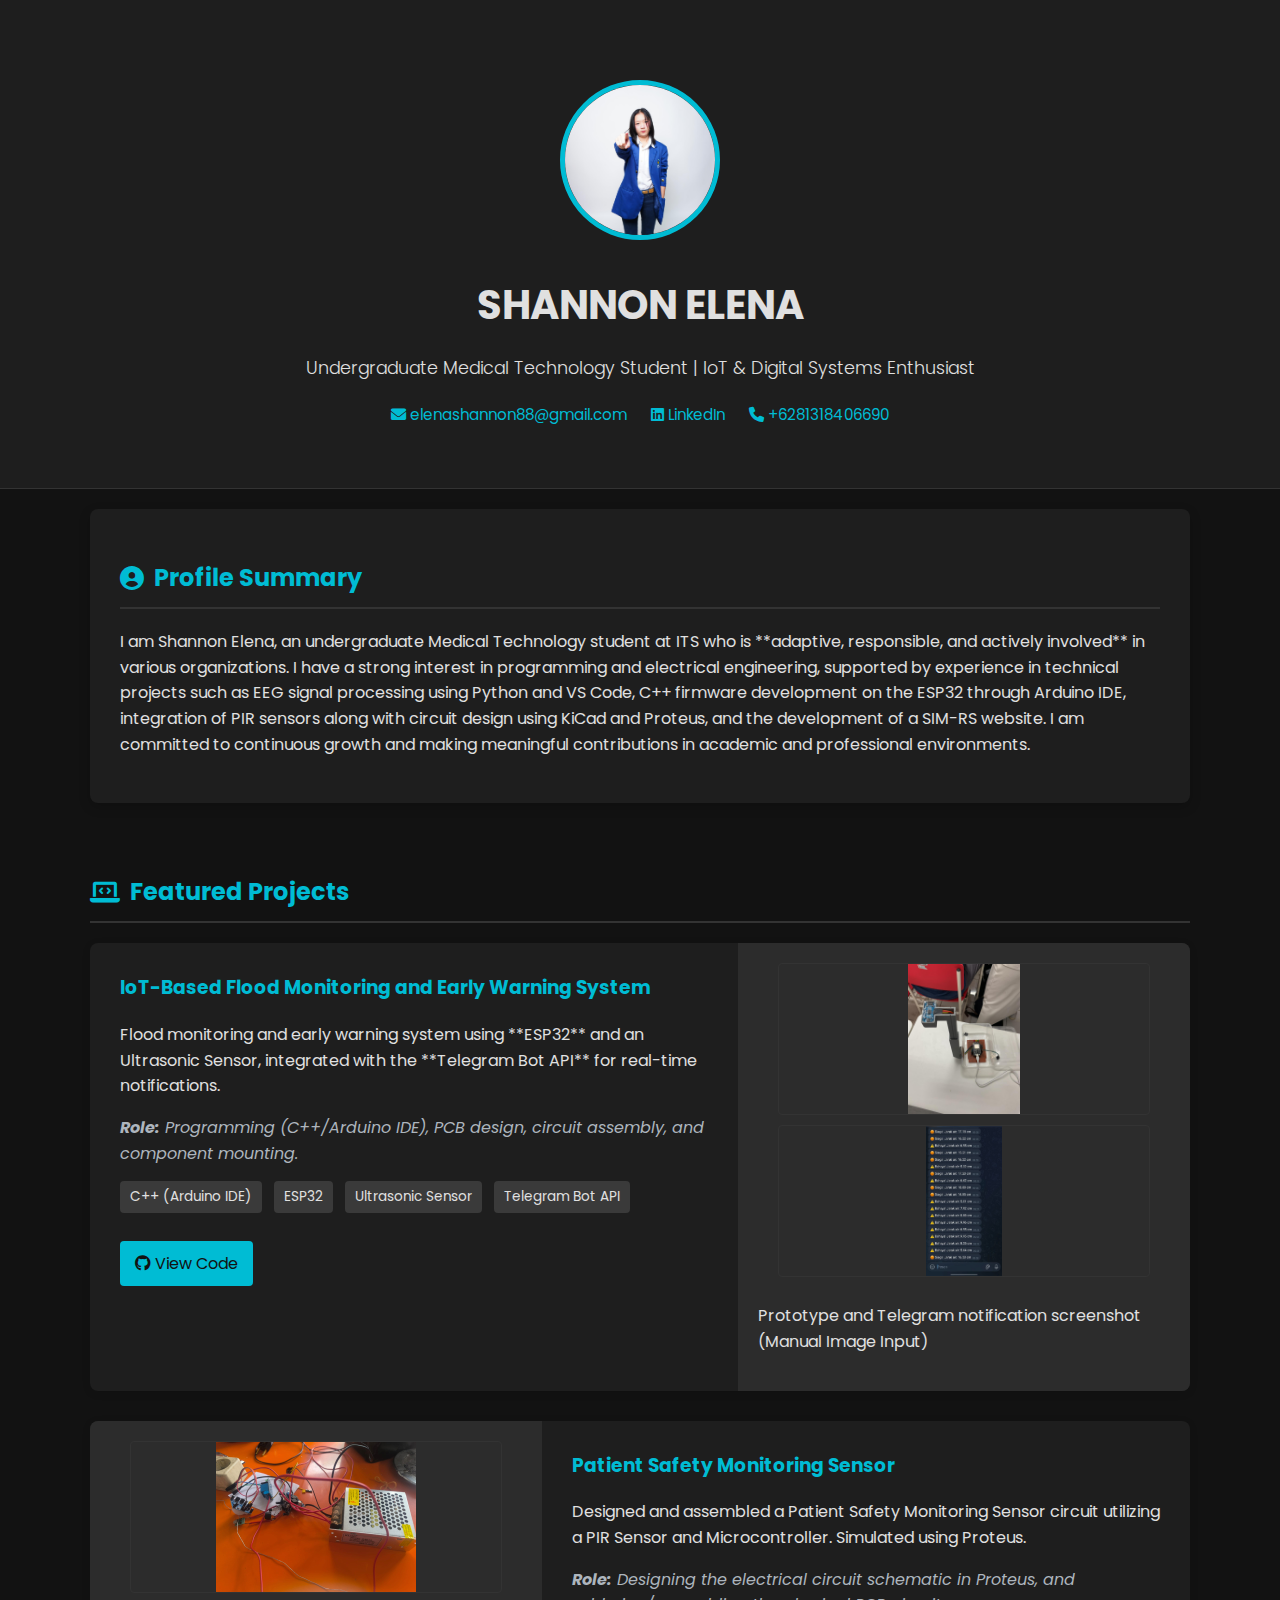
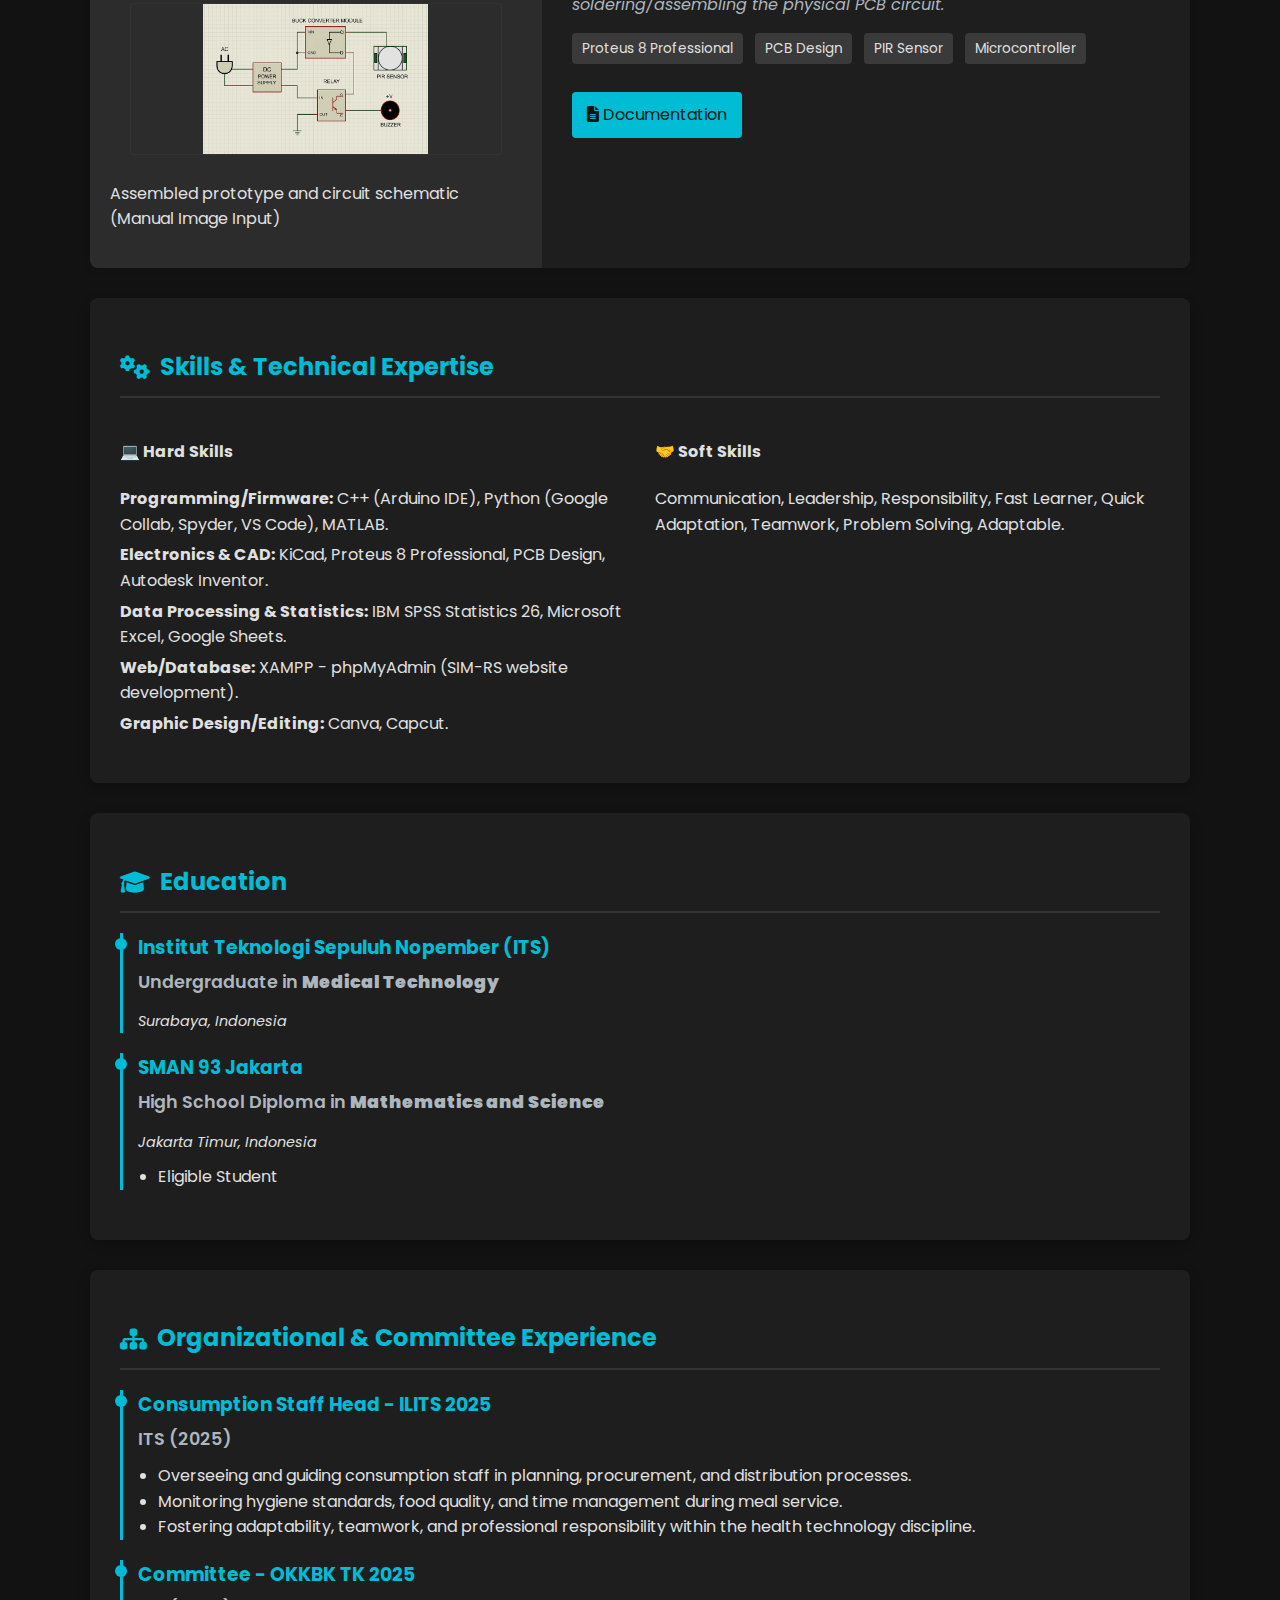
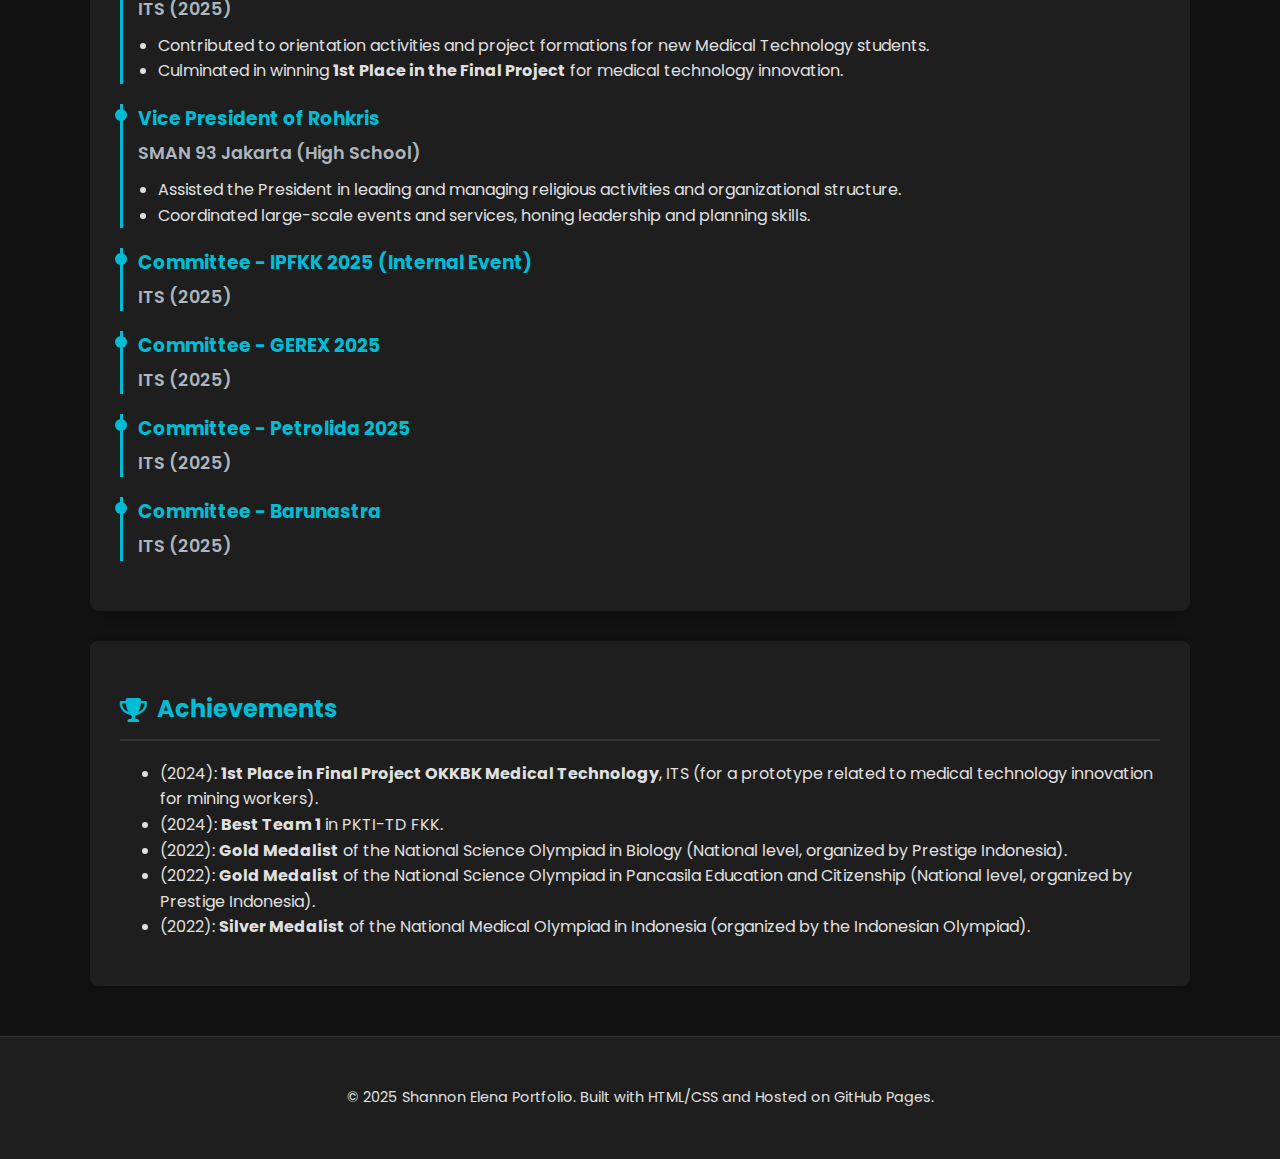
<file: index.html>
<!DOCTYPE html>
<html lang="en">
<head>
    <meta charset="UTF-8">
    <meta name="viewport" content="width=device-width, initial-scale=1.0">
    <title>Shannon Elena - Technical Portfolio</title>
    <link rel="stylesheet" href="style.css">
    <link href="https://fonts.googleapis.com/css2?family=Poppins:wght@300;400;600;700&display=swap" rel="stylesheet">
    <link rel="stylesheet" href="https://cdnjs.cloudflare.com/ajax/libs/font-awesome/6.0.0-beta3/css/all.min.css">
    <link rel="icon" type="image/x-icon" href="./Asset/Profile Picture.jpg">
</head>
<body>

    <header class="hero">
        <div class="container">
            <div class="hero-content">
                <img src="./Asset/Profile Picture.jpg" alt="Profile Picture of Shannon Elena" class="profile-photo">
                <h1>SHANNON ELENA</h1>
                <p class="subtitle">Undergraduate Medical Technology Student | IoT & Digital Systems Enthusiast</p>
                
                <div class="contact-info">
                    <a href="mailto:elenashannon88@gmail.com"><i class="fas fa-envelope"></i> elenashannon88@gmail.com</a>
                    <a href="https://www.linkedin.com/in/shannon-elena-b429b4326" target="_blank"><i class="fab fa-linkedin"></i> LinkedIn</a>
                    <a href="tel:+6281318406690"><i class="fas fa-phone"></i> +6281318406690</a>
                </div>
                
                </div>
        </div>
    </header>

    <main class="container">

        <section id="about" class="card">
            <h2><i class="fas fa-user-circle"></i> Profile Summary</h2>
            <p>I am Shannon Elena, an undergraduate Medical Technology student at ITS who is **adaptive, responsible, and actively involved** in various organizations. I have a strong interest in programming and electrical engineering, supported by experience in technical projects such as EEG signal processing using Python and VS Code, C++ firmware development on the ESP32 through Arduino IDE, integration of PIR sensors along with circuit design using KiCad and Proteus, and the development of a SIM-RS website. I am committed to continuous growth and making meaningful contributions in academic and professional environments.</p>
        </section>
        
        <section id="projects">
            <h2><i class="fas fa-laptop-code"></i> Featured Projects</h2>

            <div class="project-card">
                <div class="project-details">
                    <h3>IoT-Based Flood Monitoring and Early Warning System</h3>
                    <p>Flood monitoring and early warning system using **ESP32** and an Ultrasonic Sensor, integrated with the **Telegram Bot API** for real-time notifications.</p>
                    <p class="project-role">
                        <strong>Role:</strong> Programming (C++/Arduino IDE), PCB design, circuit assembly, and component mounting.
                    </p>
                    <div class="tech-stack">
                        <span class="tech-item">C++ (Arduino IDE)</span>
                        <span class="tech-item">ESP32</span>
                        <span class="tech-item">Ultrasonic Sensor</span>
                        <span class="tech-item">Telegram Bot API</span>
                    </div>
                    <div class="project-links">
                        <a href="https://github.com/shannonelena/Code" target="_blank" class="btn"><i class="fab fa-github"></i> View Code</a>
                    </div>
                </div>
                <div class="project-media">
                    <img src="./Asset/IoT Flood Monitoring System_1.jpeg" alt="Prototype of the IoT Flood Monitoring System">
                    <img src="./Asset/Telegram Notification.jpeg" alt="Screenshot of Telegram Notification system">
                    <p class="image-caption">Prototype and Telegram notification screenshot (Manual Image Input)</p>
                </div>
            </div>

            <div class="project-card reversed">
                <div class="project-details">
                    <h3>Patient Safety Monitoring Sensor</h3>
                    <p>Designed and assembled a Patient Safety Monitoring Sensor circuit utilizing a PIR Sensor and Microcontroller. Simulated using Proteus.</p>
                    <p class="project-role">
                        <strong>Role:</strong> Designing the electrical circuit schematic in Proteus, and soldering/assembling the physical PCB circuit.
                    </p>
                    <div class="tech-stack">
                        <span class="tech-item">Proteus 8 Professional</span>
                        <span class="tech-item">PCB Design</span>
                        <span class="tech-item">PIR Sensor</span>
                        <span class="tech-item">Microcontroller</span>
                    </div>
                    <div class="project-links">
                        <a href="https://github.com/shannonelena/shannon-elena-portfolio" target="_blank" class="btn"><i class="fas fa-file-alt"></i> Documentation</a>
                    </div>
                </div>
                <div class="project-media">
                    <img src="./Asset/Patient Safety Monitoring Sensor_1.jpeg" alt="Assembled Patient Safety Monitoring Sensor prototype">
                    <img src="./Asset/PIR System Circuit.jpeg" alt="Circuit schematic design of the PIR system">
                    <p class="image-caption">Assembled prototype and circuit schematic (Manual Image Input)</p>
                </div>
            </div>

        </section>

        <section id="skills" class="card">
            <h2><i class="fas fa-cogs"></i> Skills & Technical Expertise</h2>
            <div class="skills-grid">
                <div>
                    <h4>💻 Hard Skills</h4>
                    <ul class="list-skills">
                        <li><strong>Programming/Firmware:</strong> C++ (Arduino IDE), Python (Google Collab, Spyder, VS Code), MATLAB.</li>
                        <li><strong>Electronics & CAD:</strong> KiCad, Proteus 8 Professional, PCB Design, Autodesk Inventor.</li>
                        <li><strong>Data Processing & Statistics:</strong> IBM SPSS Statistics 26, Microsoft Excel, Google Sheets.</li>
                        <li><strong>Web/Database:</strong> XAMPP - phpMyAdmin (SIM-RS website development).</li>
                        <li><strong>Graphic Design/Editing:</strong> Canva, Capcut.</li>
                    </ul>
                </div>
                <div>
                    <h4>🤝 Soft Skills</h4>
                    <ul class="list-skills">
                        <li>Communication, Leadership, Responsibility, Fast Learner, Quick Adaptation, Teamwork, Problem Solving, Adaptable.</li>
                    </ul>
                </div>
            </div>
        </section>
        
        <section id="education" class="card">
            <h2><i class="fas fa-graduation-cap"></i> Education</h2>
            
            <div class="timeline-item">
                <h3 class="title">Institut Teknologi Sepuluh Nopember (ITS)</h3>
                <p class="subtitle">Undergraduate in <strong>Medical Technology</strong></p>
                <p class="location">Surabaya, Indonesia</p>
            </div>

            <div class="timeline-item">
                <h3 class="title">SMAN 93 Jakarta</h3>
                <p class="subtitle">High School Diploma in <strong>Mathematics and Science</strong></p>
                <p class="location">Jakarta Timur, Indonesia</p>
                <ul>
                    <li>Eligible Student</li>
                </ul>
            </div>
        </section>

        <section id="organization" class="card">
            <h2><i class="fas fa-sitemap"></i> Organizational & Committee Experience</h2>
            
            <div class="timeline-item">
                <h3 class="title">Consumption Staff Head - ILITS 2025</h3>
                <p class="subtitle">ITS (2025)</p>
                <ul>
                    <li>Overseeing and guiding consumption staff in planning, procurement, and distribution processes.</li>
                    <li>Monitoring hygiene standards, food quality, and time management during meal service.</li>
                    <li>Fostering adaptability, teamwork, and professional responsibility within the health technology discipline.</li>
                </ul>
            </div>
            
            <div class="timeline-item">
                <h3 class="title">Committee - OKKBK TK 2025</h3>
                <p class="subtitle">ITS (2025)</p>
                <ul>
                    <li>Contributed to orientation activities and project formations for new Medical Technology students.</li>
                    <li>Culminated in winning <strong>1st Place in the Final Project</strong> for medical technology innovation.</li>
                </ul>
            </div>

            <div class="timeline-item">
                <h3 class="title">Vice President of Rohkris</h3>
                <p class="subtitle">SMAN 93 Jakarta (High School)</p>
                <ul>
                    <li>Assisted the President in leading and managing religious activities and organizational structure.</li>
                    <li>Coordinated large-scale events and services, honing leadership and planning skills.</li>
                </ul>
            </div>
            
            <div class="timeline-item">
                <h3 class="title">Committee - IPFKK 2025 (Internal Event)</h3>
                <p class="subtitle">ITS (2025)</p>
            </div>
            
            <div class="timeline-item">
                <h3 class="title">Committee - GEREX 2025</h3>
                <p class="subtitle">ITS (2025)</p>
            </div>
            
            <div class="timeline-item">
                <h3 class="title">Committee - Petrolida 2025</h3>
                <p class="subtitle">ITS (2025)</p>
            </div>

            <div class="timeline-item">
                <h3 class="title">Committee - Barunastra</h3>
                <p class="subtitle">ITS (2025)</p>
            </div>
        </section>

        <section id="achievements" class="card">
            <h2><i class="fas fa-trophy"></i> Achievements</h2>
            <div class="bullet-list">
                <ul>
                    <li>(2024): <strong>1st Place in Final Project OKKBK Medical Technology</strong>, ITS (for a prototype related to medical technology innovation for mining workers).</li>
                    <li>(2024): <strong>Best Team 1</strong> in PKTI-TD FKK.</li>
                    <li>(2022): <strong>Gold Medalist</strong> of the National Science Olympiad in Biology (National level, organized by Prestige Indonesia).</li>
                    <li>(2022): <strong>Gold Medalist</strong> of the National Science Olympiad in Pancasila Education and Citizenship (National level, organized by Prestige Indonesia).</li>
                    <li>(2022): <strong>Silver Medalist</strong> of the National Medical Olympiad in Indonesia (organized by the Indonesian Olympiad).</li>
                </ul>
            </div>
        </section>
    </main>

    <footer>
        <div class="container">
            <p>&copy; 2025 Shannon Elena Portfolio. Built with HTML/CSS and Hosted on GitHub Pages.</p>
        </div>
    </footer>
    
</body>
</html>
</file>
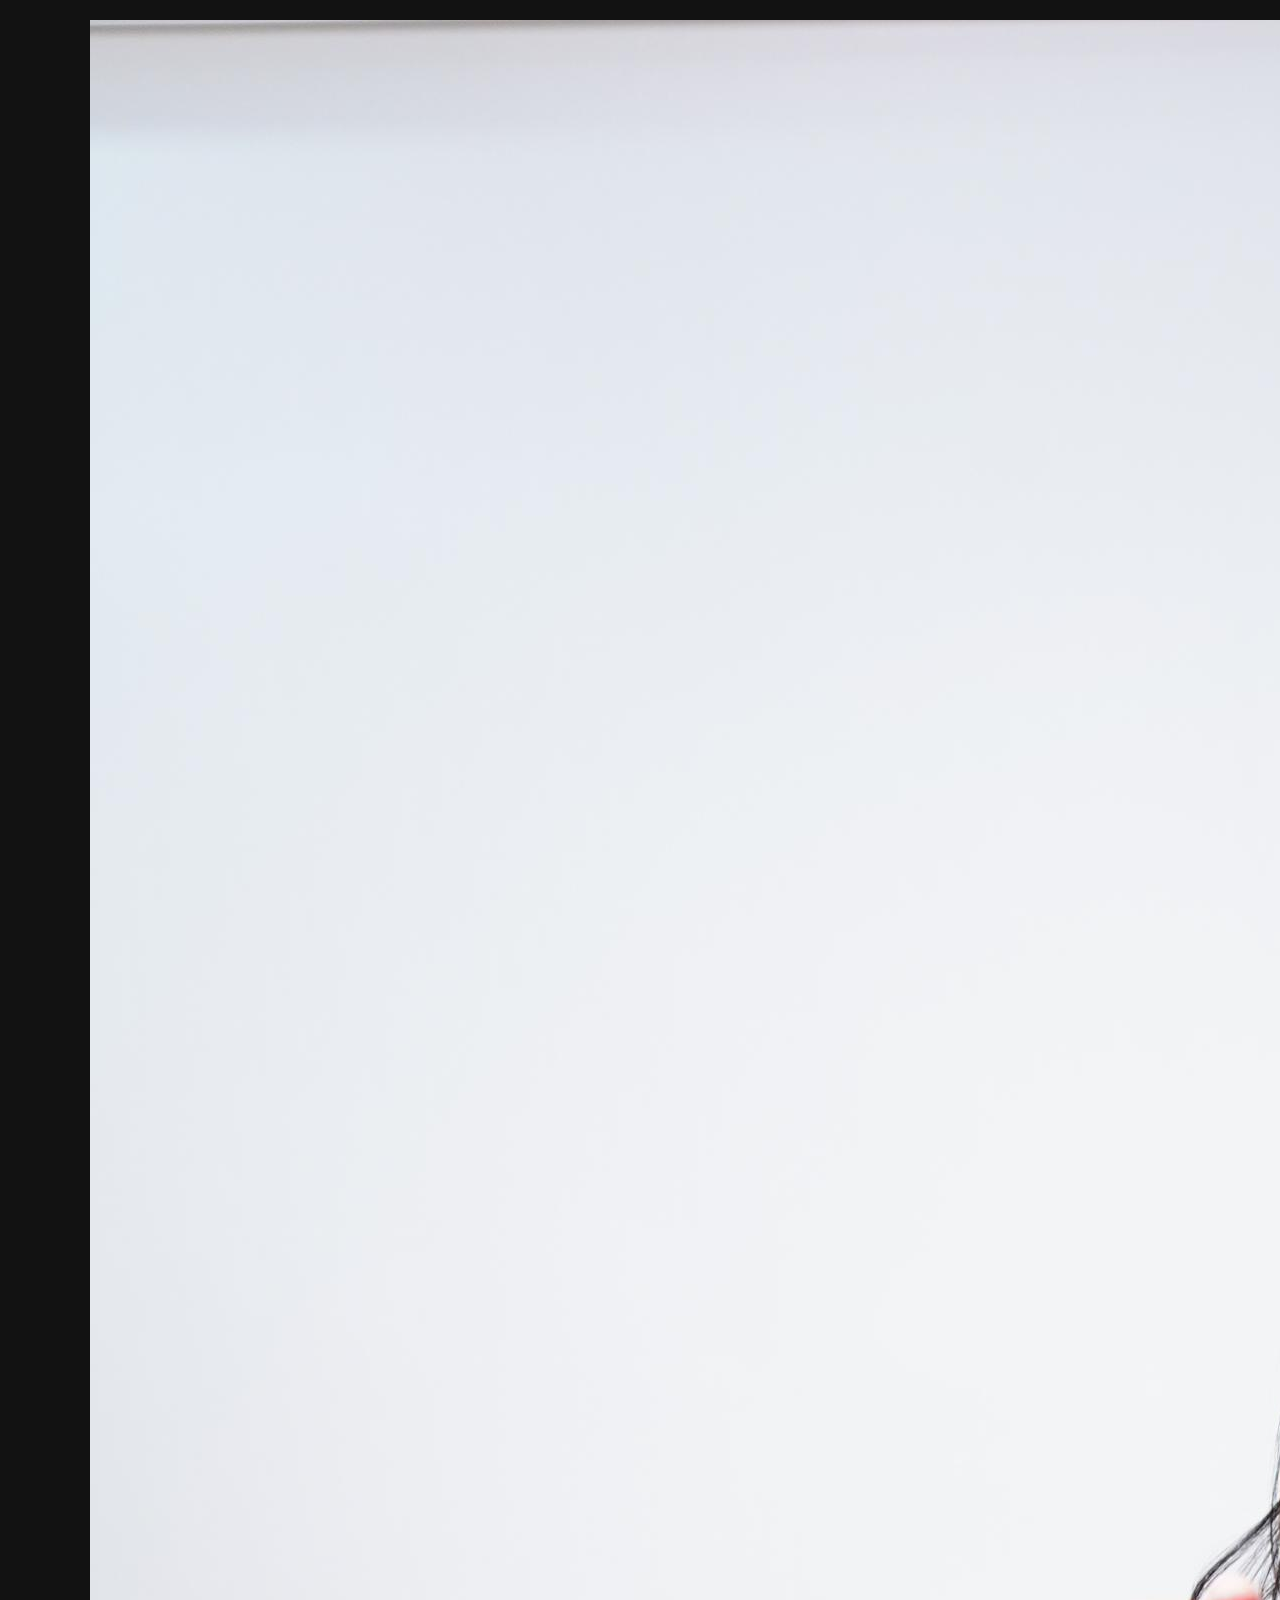
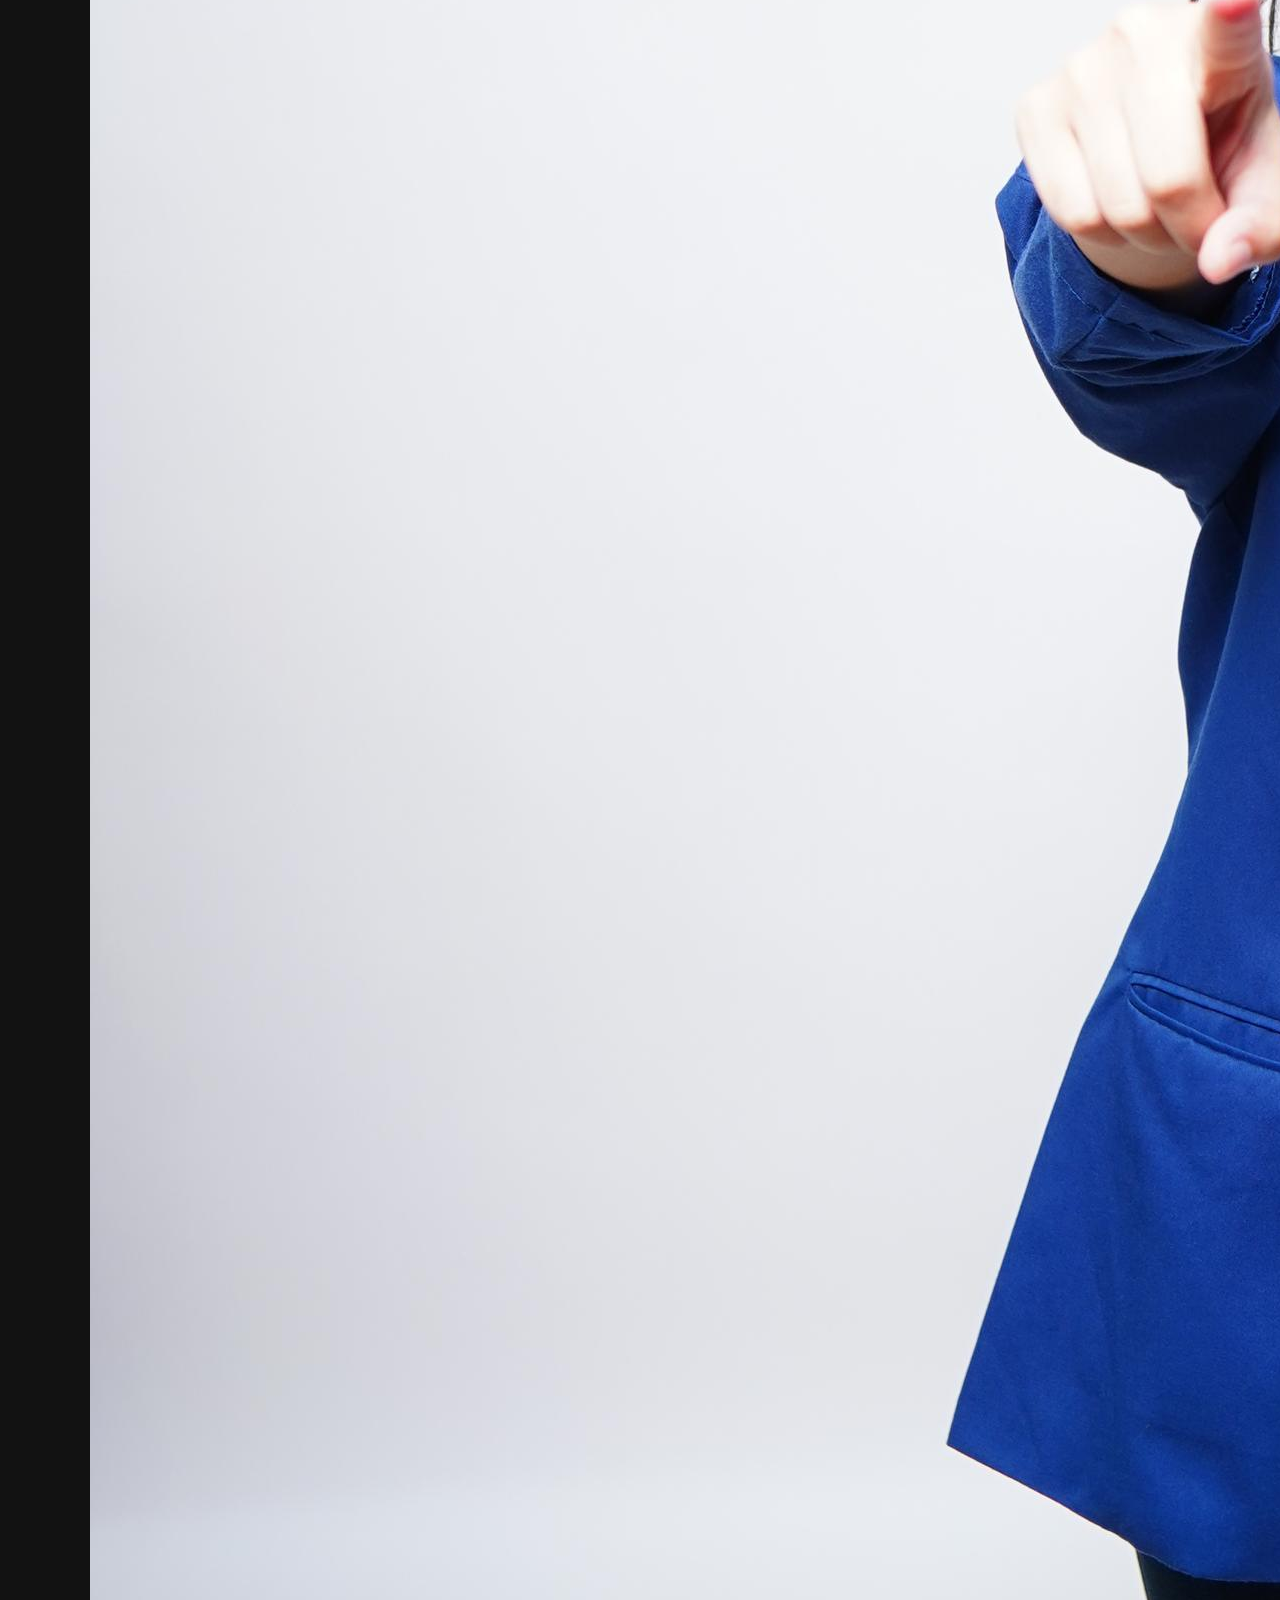
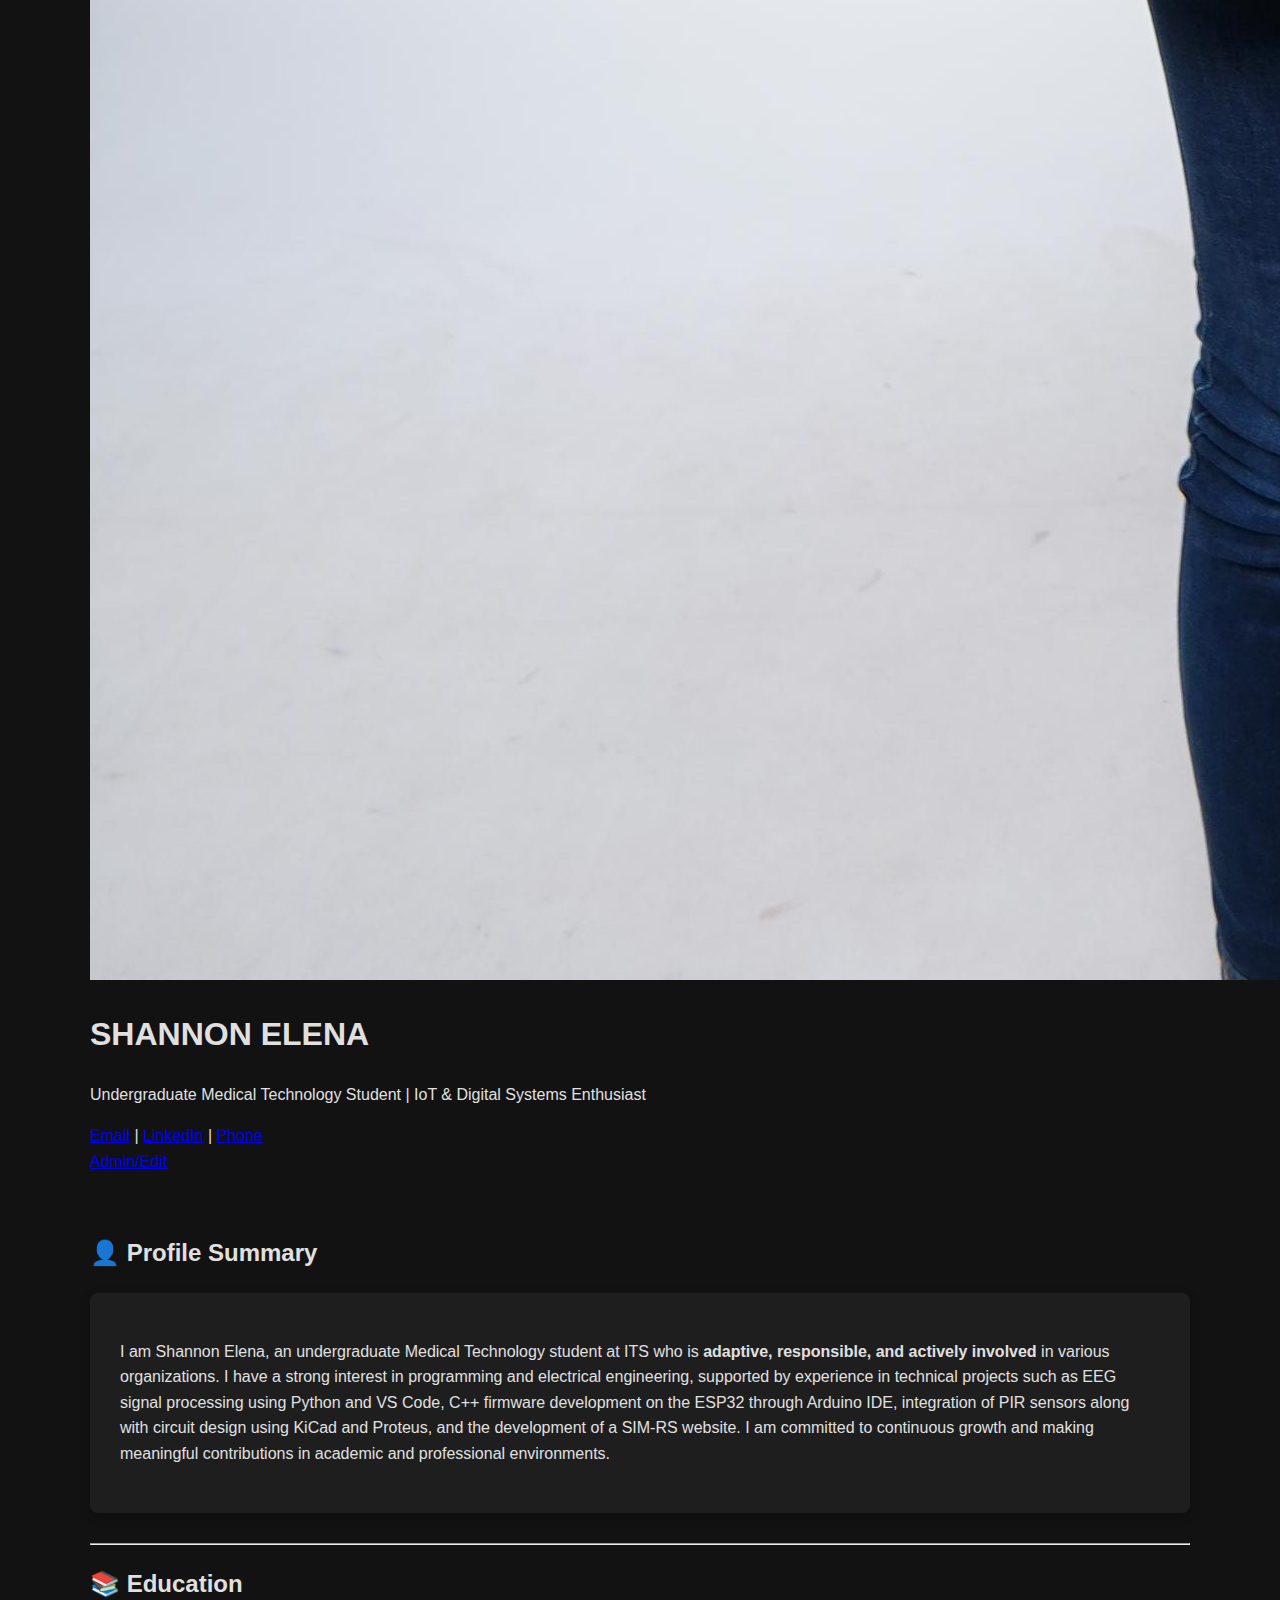
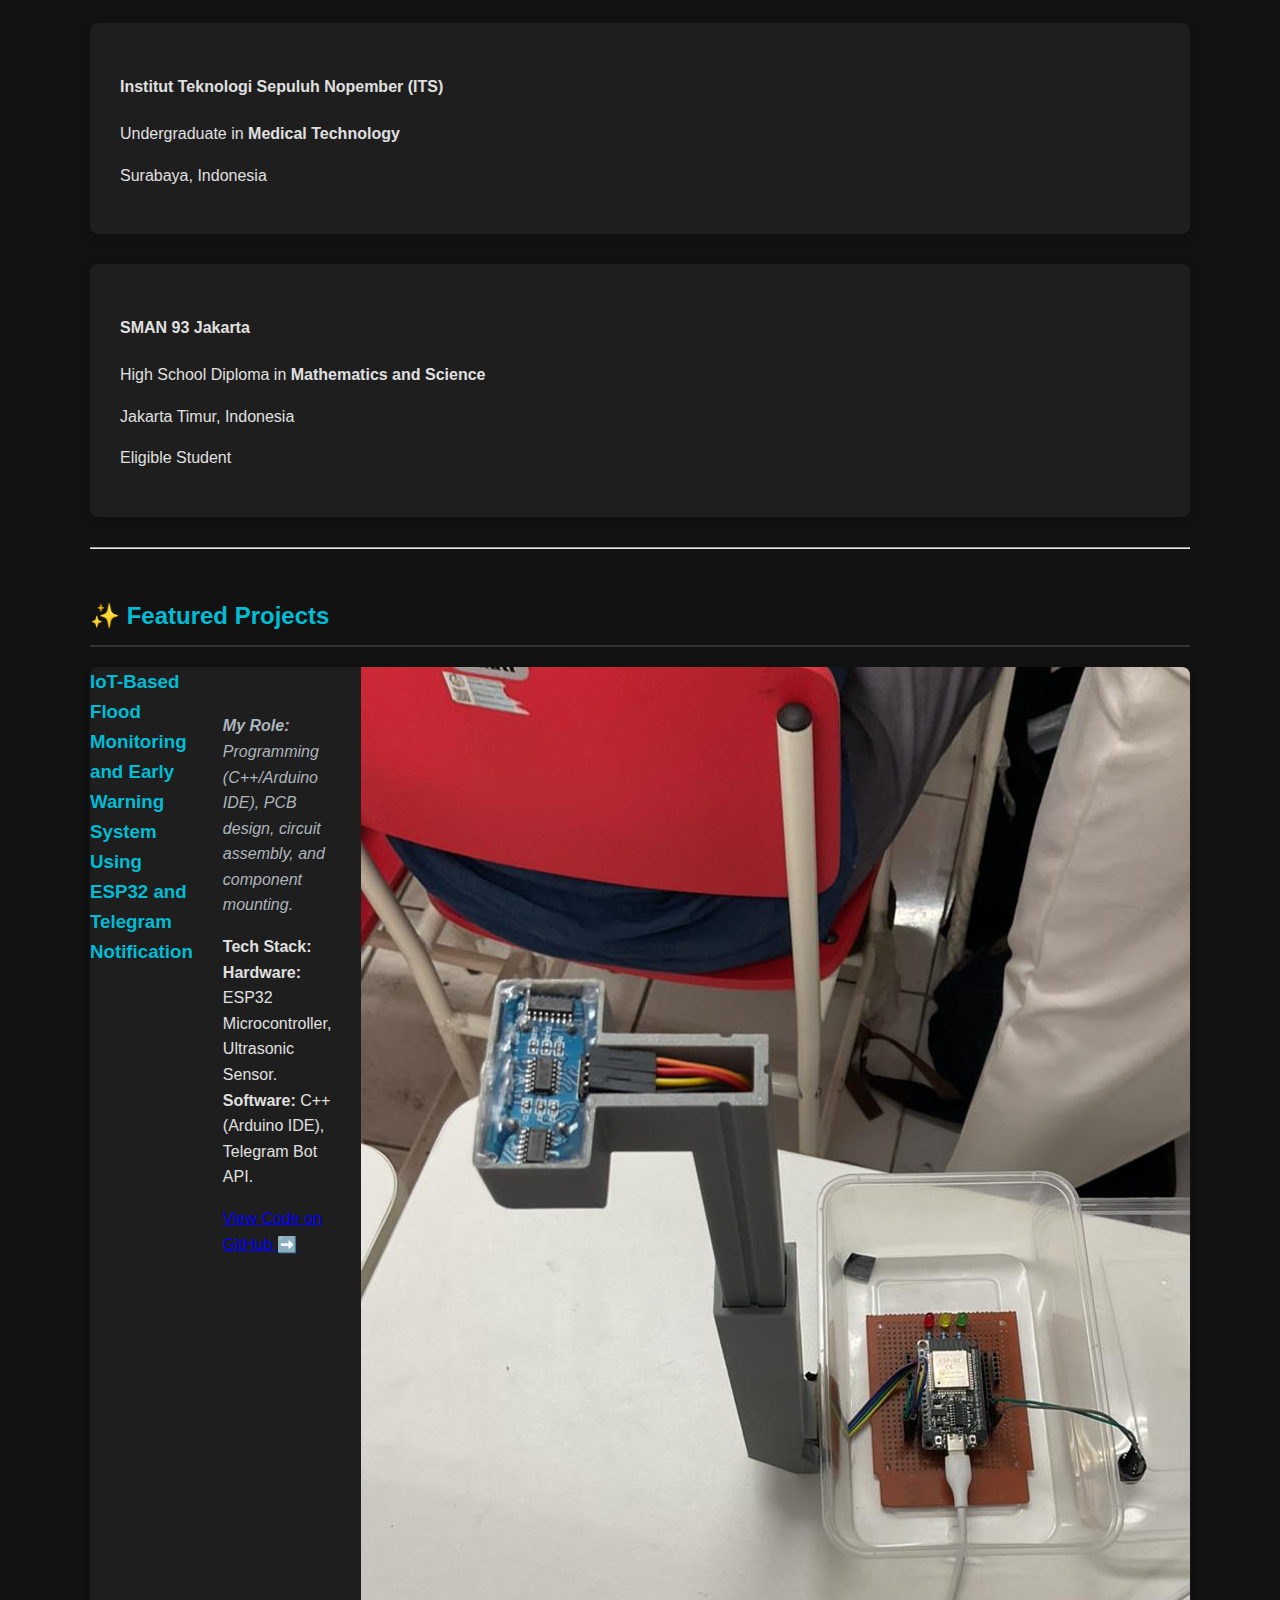
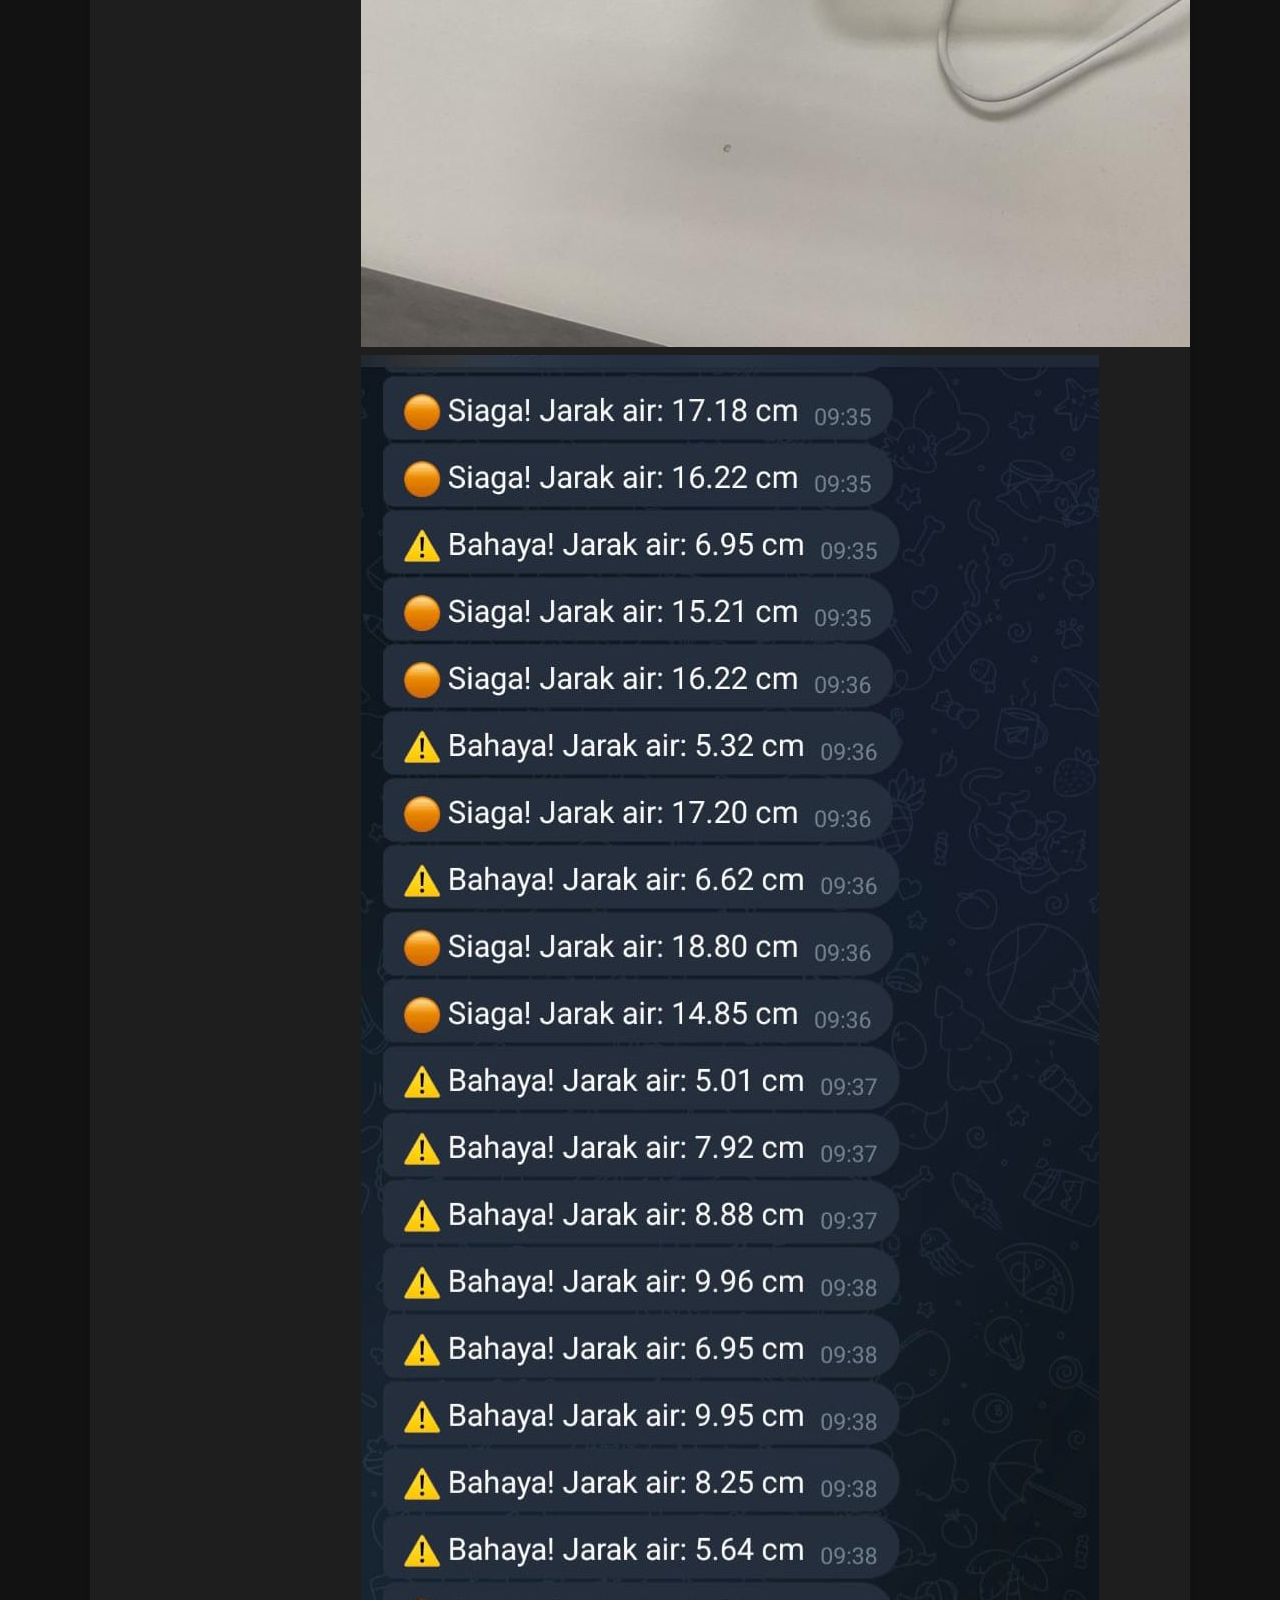
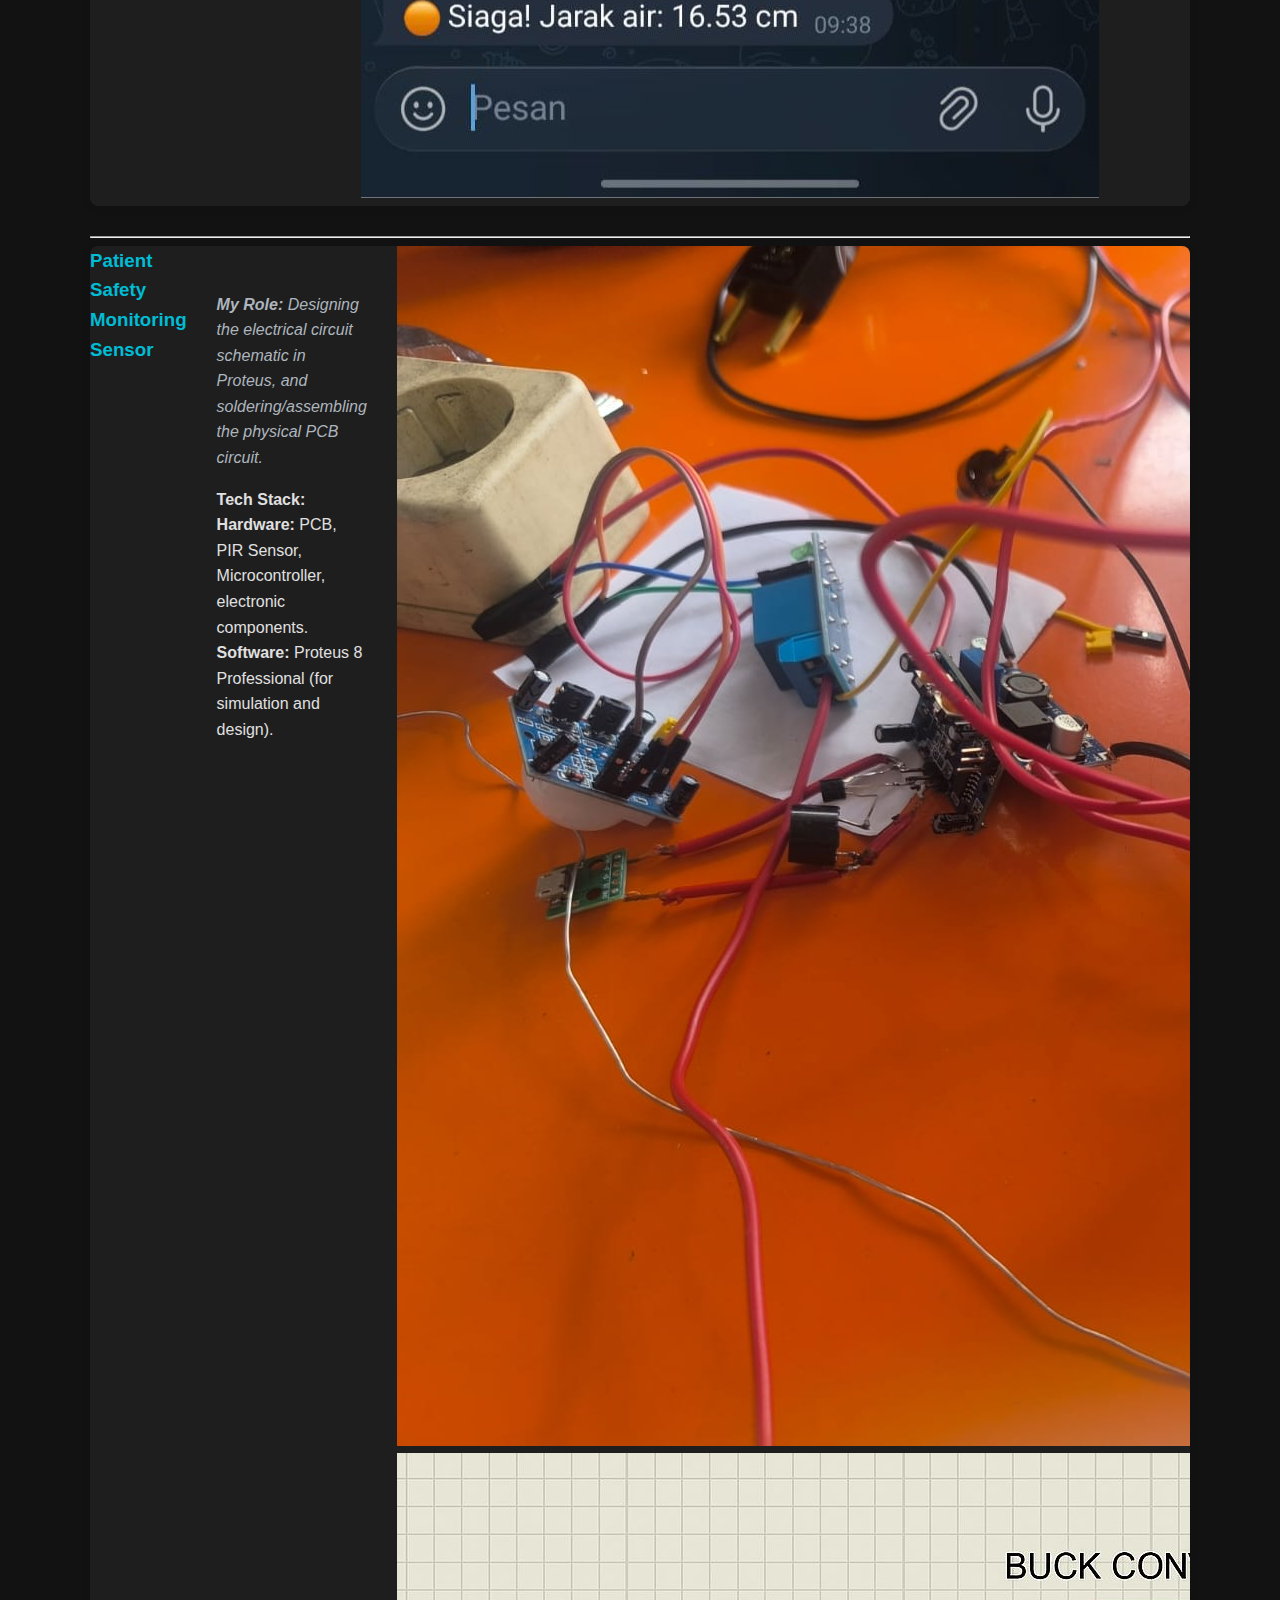
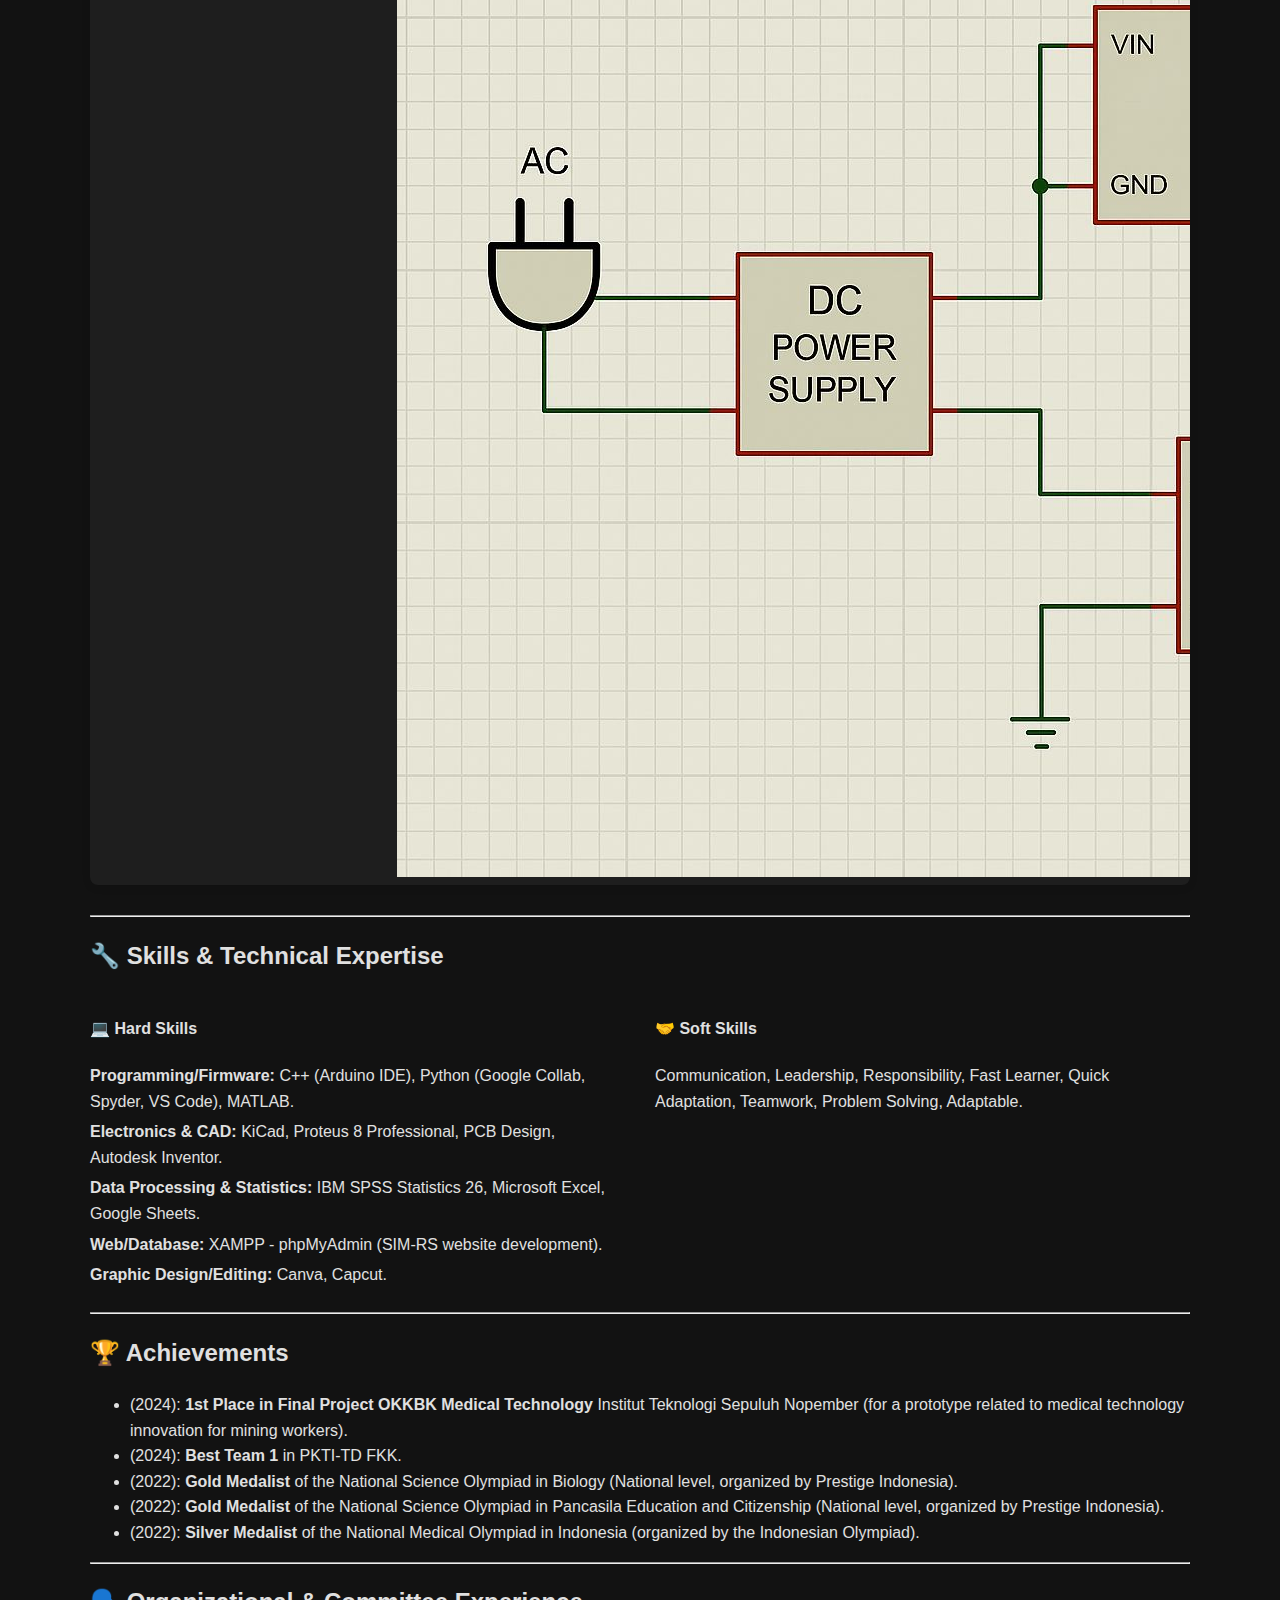
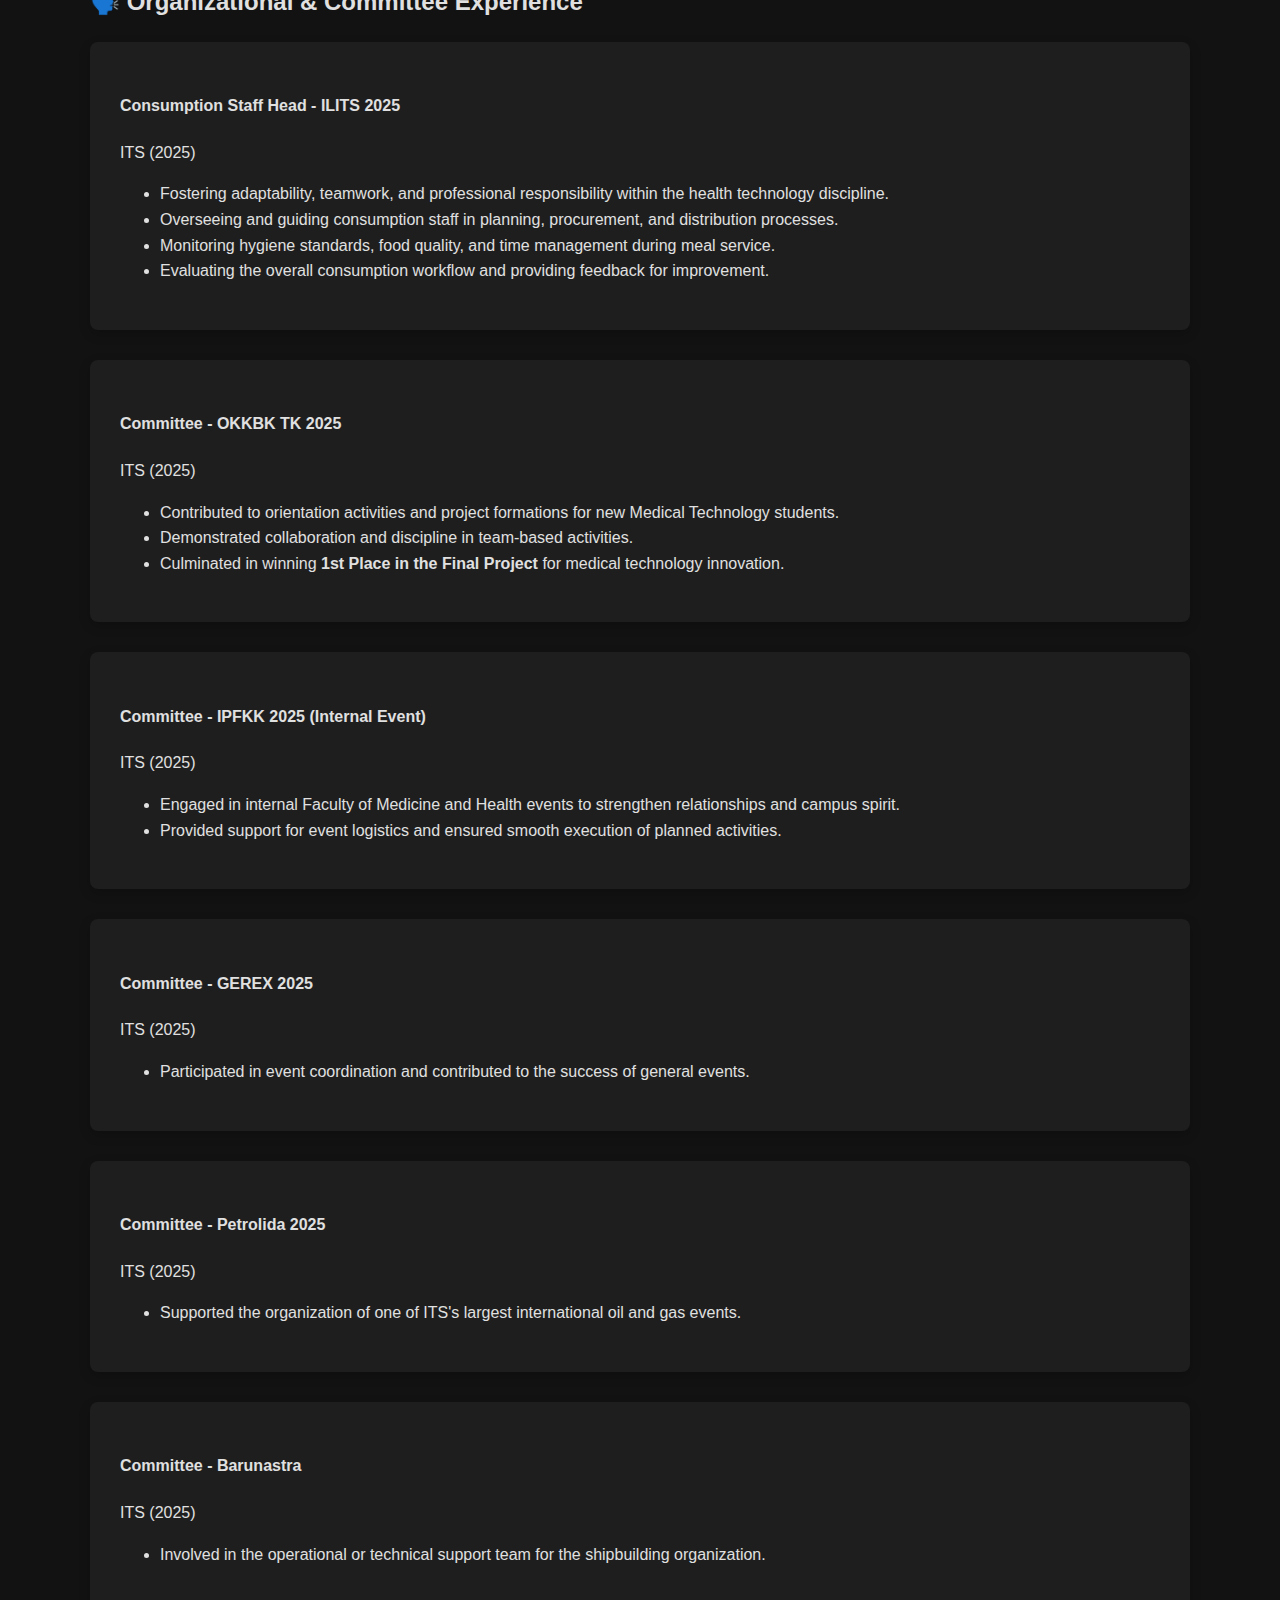
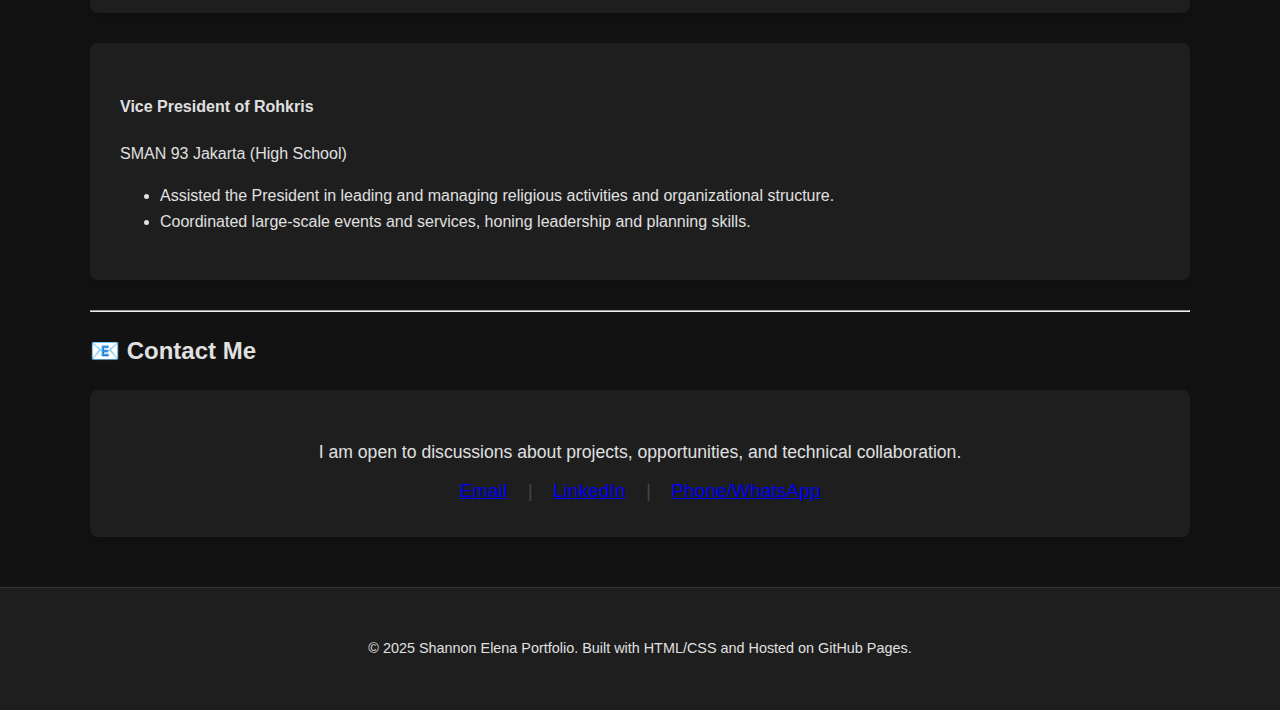
<file: indeks.html>
<!DOCTYPE html>
<html lang="en">
<head>
    <meta charset="UTF-8">
    <meta name="viewport" content="width=device-width, initial-scale=1.0">
    <title>Shannon Elena - Tech Portfolio</title>
    <link rel="stylesheet" href="style.css">
    <link href="https://fonts.googleapis.com/css2?family=Roboto:wght@300;400;700&display=swap" rel="stylesheet">
    <link rel="icon" type="image/x-icon" href="./Asset/Profile Picture.jpg">
</head>
<body>

    <header class="header">
        <div class="container">
            <div class="profile-info">
                <img src="./Asset/Profile Picture.jpg" alt="Profile Picture of Shannon Elena" class="profile-pic">
                <div class="profile-text">
                    <h1>SHANNON ELENA</h1>
                    <p class="tagline">Undergraduate Medical Technology Student | IoT & Digital Systems Enthusiast</p>
                    <div class="contact-links">
                        <a href="mailto:elenashannon88@gmail.com">Email</a> |
                        <a href="https://www.linkedin.com/in/shannon-elena-b429b4326" target="_blank">LinkedIn</a> |
                        <a href="tel:+6281318406690">Phone</a>
                    </div>
                </div>
            </div>
            <a href="https://github.com/shannonelena/shannon-elena-portfolio" target="_blank" class="admin-link" title="Edit this page (Developers only)">Admin/Edit</a>
        </div>
    </header>

    <main class="container">
        
        <section id="summary" class="section">
            <h2 class="section-title">👤 Profile Summary</h2>
            <div class="card">
                <p>I am Shannon Elena, an undergraduate Medical Technology student at ITS who is <strong>adaptive, responsible, and actively involved</strong> in various organizations. I have a strong interest in programming and electrical engineering, supported by experience in technical projects such as EEG signal processing using Python and VS Code, C++ firmware development on the ESP32 through Arduino IDE, integration of PIR sensors along with circuit design using KiCad and Proteus, and the development of a SIM-RS website. I am committed to continuous growth and making meaningful contributions in academic and professional environments.</p>
            </div>
        </section>

        <hr>
        
        <section id="education" class="section">
            <h2 class="section-title">📚 Education</h2>
            <div class="card">
                <h4>Institut Teknologi Sepuluh Nopember (ITS)</h4>
                <p>Undergraduate in <strong>Medical Technology</strong></p>
                <p class="dates">Surabaya, Indonesia</p>
            </div>
             <div class="card">
                <h4>SMAN 93 Jakarta</h4>
                <p>High School Diploma in <strong>Mathematics and Science</strong></p>
                <p class="dates">Jakarta Timur, Indonesia</p>
                <p class="dates">Eligible Student</p>
            </div>
        </section>

        <hr>

        <section id="projects" class="section">
            <h2 class="section-title">✨ Featured Projects</h2>
            
            <div class="project-card">
                <h3>IoT-Based Flood Monitoring and Early Warning System Using ESP32 and Telegram Notification</h3>
                <div class="project-details">
                    <p class="project-role">
                        <strong>My Role:</strong> Programming (C++/Arduino IDE), PCB design, circuit assembly, and component mounting.
                    </p>
                    <p class="project-tech">
                        <strong>Tech Stack:</strong> <strong>Hardware:</strong> ESP32 Microcontroller, Ultrasonic Sensor. <strong>Software:</strong> C++ (Arduino IDE), Telegram Bot API.
                    </p>
                    <a href="https://github.com/shannonelena/Code" target="_blank" class="code-link">
                        View Code on GitHub ➡️
                    </a>
                </div>
                <div class="project-images">
                    <img src="./Asset/IoT Flood Monitoring System_1.jpeg" alt="Prototype of the IoT Flood Monitoring System" class="project-img">
                    <img src="./Asset/Telegram Notification.jpeg" alt="Screenshot of Telegram Notification system" class="project-img">
                </div>
            </div>

            <hr>

            <div class="project-card">
                <h3>Patient Safety Monitoring Sensor</h3>
                <div class="project-details">
                    <p class="project-role">
                        <strong>My Role:</strong> Designing the electrical circuit schematic in Proteus, and soldering/assembling the physical PCB circuit.
                    </p>
                    <p class="project-tech">
                        <strong>Tech Stack:</strong> <strong>Hardware:</strong> PCB, PIR Sensor, Microcontroller, electronic components. <strong>Software:</strong> Proteus 8 Professional (for simulation and design).
                    </p>
                    </div>
                <div class="project-images">
                    <img src="./Asset/Patient Safety Monitoring Sensor_1.jpeg" alt="Assembled Patient Safety Monitoring Sensor prototype" class="project-img">
                    <img src="./Asset/PIR System Circuit.jpeg" alt="Circuit schematic design of the PIR system" class="project-img">
                </div>
            </div>

        </section>

        <hr>

        <section id="skills" class="section">
            <h2 class="section-title">🔧 Skills & Technical Expertise</h2>
            
            <div class="skills-grid">
                <div>
                    <h4>💻 Hard Skills</h4>
                    <ul class="list-skills">
                        <li><strong>Programming/Firmware:</strong> C++ (Arduino IDE), Python (Google Collab, Spyder, VS Code), MATLAB.</li>
                        <li><strong>Electronics & CAD:</strong> KiCad, Proteus 8 Professional, PCB Design, Autodesk Inventor.</li>
                        <li><strong>Data Processing & Statistics:</strong> IBM SPSS Statistics 26, Microsoft Excel, Google Sheets.</li>
                        <li><strong>Web/Database:</strong> XAMPP - phpMyAdmin (SIM-RS website development).</li>
                        <li><strong>Graphic Design/Editing:</strong> Canva, Capcut.</li>
                    </ul>
                </div>
                <div>
                    <h4>🤝 Soft Skills</h4>
                    <ul class="list-skills">
                        <li>Communication, Leadership, Responsibility, Fast Learner, Quick Adaptation, Teamwork, Problem Solving, Adaptable.</li>
                    </ul>
                </div>
            </div>
        </section>

        <hr>
        
        <section id="achievements" class="section">
            <h2 class="section-title">🏆 Achievements</h2>
            <ul class="list-experience">
                <li>(2024): <strong>1st Place in Final Project OKKBK Medical Technology</strong> Institut Teknologi Sepuluh Nopember (for a prototype related to medical technology innovation for mining workers).</li>
                <li>(2024): <strong>Best Team 1</strong> in PKTI-TD FKK.</li>
                <li>(2022): <strong>Gold Medalist</strong> of the National Science Olympiad in Biology (National level, organized by Prestige Indonesia).</li>
                <li>(2022): <strong>Gold Medalist</strong> of the National Science Olympiad in Pancasila Education and Citizenship (National level, organized by Prestige Indonesia).</li>
                <li>(2022): <strong>Silver Medalist</strong> of the National Medical Olympiad in Indonesia (organized by the Indonesian Olympiad).</li>
            </ul>
        </section>

        <hr>
        
        <section id="organization" class="section">
            <h2 class="section-title">🗣️ Organizational & Committee Experience</h2>
            
            <div class="card">
                <h4>Consumption Staff Head - ILITS 2025</h4>
                <p class="dates">ITS (2025)</p>
                <ul class="list-experience">
                    <li>Fostering adaptability, teamwork, and professional responsibility within the health technology discipline.</li>
                    <li>Overseeing and guiding consumption staff in planning, procurement, and distribution processes.</li>
                    <li>Monitoring hygiene standards, food quality, and time management during meal service.</li>
                    <li>Evaluating the overall consumption workflow and providing feedback for improvement.</li>
                </ul>
            </div>
            
            <div class="card">
                <h4>Committee - OKKBK TK 2025</h4>
                <p class="dates">ITS (2025)</p>
                <ul class="list-experience">
                    <li>Contributed to orientation activities and project formations for new Medical Technology students.</li>
                    <li>Demonstrated collaboration and discipline in team-based activities.</li>
                    <li>Culminated in winning <strong>1st Place in the Final Project</strong> for medical technology innovation.</li>
                </ul>
            </div>

             <div class="card">
                <h4>Committee - IPFKK 2025 (Internal Event)</h4>
                <p class="dates">ITS (2025)</p>
                <ul class="list-experience">
                    <li>Engaged in internal Faculty of Medicine and Health events to strengthen relationships and campus spirit.</li>
                    <li>Provided support for event logistics and ensured smooth execution of planned activities.</li>
                </ul>
            </div>
            
            <div class="card">
                <h4>Committee - GEREX 2025</h4>
                <p class="dates">ITS (2025)</p>
                <ul class="list-experience">
                    <li>Participated in event coordination and contributed to the success of general events.</li>
                </ul>
            </div>

             <div class="card">
                <h4>Committee - Petrolida 2025</h4>
                <p class="dates">ITS (2025)</p>
                <ul class="list-experience">
                    <li>Supported the organization of one of ITS's largest international oil and gas events.</li>
                </ul>
            </div>
            
            <div class="card">
                <h4>Committee - Barunastra</h4>
                <p class="dates">ITS (2025)</p>
                <ul class="list-experience">
                    <li>Involved in the operational or technical support team for the shipbuilding organization.</li>
                </ul>
            </div>
            
            <div class="card">
                <h4>Vice President of Rohkris</h4>
                <p class="dates">SMAN 93 Jakarta (High School)</p>
                <ul class="list-experience">
                    <li>Assisted the President in leading and managing religious activities and organizational structure.</li>
                    <li>Coordinated large-scale events and services, honing leadership and planning skills.</li>
                </ul>
            </div>

        </section>

        <hr>

        <section id="contact" class="section contact-me">
            <h2 class="section-title">📧 Contact Me</h2>
            <div class="card" style="text-align: center;">
                <p style="font-size: 1.1em; margin-bottom: 10px;">I am open to discussions about projects, opportunities, and technical collaboration.</p>
                <div class="contact-links" style="font-size: 1.2em;">
                    <a href="mailto:elenashannon88@gmail.com" style="margin: 0 15px;">Email</a> 
                    <span style="color: #444;">|</span>
                    <a href="https://www.linkedin.com/in/shannon-elena-b429b4326" target="_blank" style="margin: 0 15px;">LinkedIn</a>
                    <span style="color: #444;">|</span>
                    <a href="tel:+6281318406690" style="margin: 0 15px;">Phone/WhatsApp</a>
                </div>
            </div>
        </section>
        
    </main>

    <footer>
        <div class="container">
            <p>&copy; 2025 Shannon Elena Portfolio. Built with HTML/CSS and Hosted on GitHub Pages.</p>
        </div>
    </footer>

</body>
</html>
</file>
<file: style.css>
/* Styling Dasar - DARK MODE */
:root {
    --primary-color: #00bcd4;     /* Aksen Biru yang Cerah untuk kontras di latar gelap */
    --secondary-color: #adb5bd;     /* Abu-abu terang untuk teks sekunder/info */
    --background-color: #121212;  /* Latar belakang utama sangat gelap */
    --card-background: #1e1e1e;   /* Latar belakang card/bagian, sedikit lebih terang dari background */
    --text-color: #e0e0e0;        /* Warna teks utama: Putih keabu-abuan */
    --link-color: #4fc3f7;        /* Warna tautan/tombol, agar terlihat menonjol */
    --border-color: #333333;      /* Warna border/garis pemisah */
}

body {
    font-family: 'Poppins', sans-serif;
    margin: 0;
    padding: 0;
    background-color: var(--background-color);
    color: var(--text-color);
    line-height: 1.6;
}

.container {
    width: 90%;
    max-width: 1100px;
    margin: 0 auto;
    padding: 20px 0;
}

/* Header/Hero Section */
.hero {
    /* Tetap menggunakan Primary Color untuk Hero, atau gunakan warna gelap yang sama */
    background-color: var(--card-background);
    color: var(--text-color);
    text-align: center;
    padding: 60px 0 40px;
    border-bottom: 1px solid var(--border-color);
}

.profile-photo {
    width: 150px;
    height: 150px;
    border-radius: 50%;
    object-fit: cover;
    border: 5px solid var(--primary-color); /* Ubah warna border profile */
    margin-bottom: 15px;
}

.hero h1 {
    margin: 10px 0 5px;
    font-size: 2.5em;
    font-weight: 700;
}

.subtitle {
    font-size: 1.1em;
    font-weight: 300;
    margin-bottom: 20px;
}

.contact-info a {
    color: var(--primary-color); /* Ubah link menjadi warna aksen */
    text-decoration: none;
    margin: 0 10px;
    font-size: 0.95em;
    transition: opacity 0.3s;
}

.contact-info a:hover {
    opacity: 0.8;
}

/* Card Section Styling */
.card {
    background-color: var(--card-background);
    padding: 30px;
    margin-bottom: 30px;
    border-radius: 8px;
    /* Ubah shadow agar tidak terlalu gelap */
    box-shadow: 0 4px 12px rgba(0, 0, 0, 0.2); 
}

.card h2, #projects h2 {
    color: var(--primary-color);
    border-bottom: 2px solid var(--border-color); /* Ubah warna garis bawah */
    padding-bottom: 10px;
    margin-bottom: 20px;
    display: flex;
    align-items: center;
}

.card h2 i, #projects h2 i {
    margin-right: 10px;
}

/* Project Cards */
#projects {
    padding-top: 20px;
}

.project-card {
    display: flex;
    background-color: var(--card-background);
    border-radius: 8px;
    box-shadow: 0 2px 8px rgba(0, 0, 0, 0.1);
    margin-bottom: 30px;
    overflow: hidden;
}

.project-details {
    padding: 30px;
    flex: 1;
}

.project-media {
    flex: 0.7; 
    display: flex;
    flex-direction: column;
    align-items: center;
    justify-content: center;
    padding: 20px;
    background-color: #2c2c2c; /* Warna latar belakang media sedikit berbeda */
}

.project-media img {
    width: 90%; 
    max-height: 150px; 
    object-fit: contain;
    margin-bottom: 10px;
    border-radius: 4px; 
    border: 1px solid var(--border-color); /* Border gambar yang lebih gelap */
}

.project-card.reversed {
    flex-direction: row-reverse;
}

.project-card h3 {
    color: var(--primary-color);
    margin-top: 0;
}

.project-role {
    font-style: italic;
    color: var(--secondary-color);
    margin-bottom: 15px;
}

.tech-stack {
    margin-bottom: 20px;
}

.tech-item {
    background-color: #3a3a3a; /* Warna tech item lebih gelap */
    color: var(--text-color);
    display: inline-block;
    padding: 5px 10px;
    border-radius: 4px;
    margin-right: 8px;
    margin-bottom: 8px;
    font-size: 0.85em;
}

.btn {
    display: inline-block;
    background-color: var(--primary-color);
    color: var(--background-color); /* Teks tombol jadi warna gelap agar kontras */
    padding: 10px 15px;
    text-decoration: none;
    border-radius: 4px;
    transition: background-color 0.3s;
}

.btn:hover {
    background-color: #0097a7; /* Warna hover sedikit berbeda */
}

/* Skills Grid */
.skills-grid {
    display: grid;
    grid-template-columns: 1fr 1fr;
    gap: 30px;
}

.list-skills {
    list-style: none;
    padding: 0;
}

.list-skills li {
    margin-bottom: 5px;
    padding-left: 0;
}

/* Timeline/Education/Organization */
.timeline-item {
    border-left: 3px solid var(--primary-color);
    padding-left: 15px;
    margin-bottom: 20px;
    position: relative;
}

.timeline-item::before {
    content: '';
    position: absolute;
    left: -8px;
    top: 5px;
    width: 12px;
    height: 12px;
    background-color: var(--primary-color);
    border-radius: 50%;
}

.timeline-item h3 {
    margin: 0 0 5px;
    color: var(--primary-color);
}

.timeline-item .subtitle {
    margin: 0 0 5px;
    color: var(--secondary-color);
    font-weight: 600;
}

.timeline-item .location {
    font-style: italic;
    font-size: 0.9em;
    margin-bottom: 10px;
}

.timeline-item ul {
    list-style: disc;
    margin-top: 10px;
    padding-left: 20px;
}

/* Footer */
footer {
    background-color: var(--card-background); /* Menggunakan warna yang sama dengan card */
    color: var(--text-color);
    text-align: center;
    padding: 15px 0;
    font-size: 0.9em;
    border-top: 1px solid var(--border-color);
}

/* Media Queries for Responsiveness */
@media (max-width: 768px) {
    .project-card, .project-card.reversed {
        flex-direction: column;
    }

    .project-media {
        flex: 1; 
        padding: 10px;
        order: -1; 
    }

    .skills-grid {
        grid-template-columns: 1fr;
    }
}
</file>
